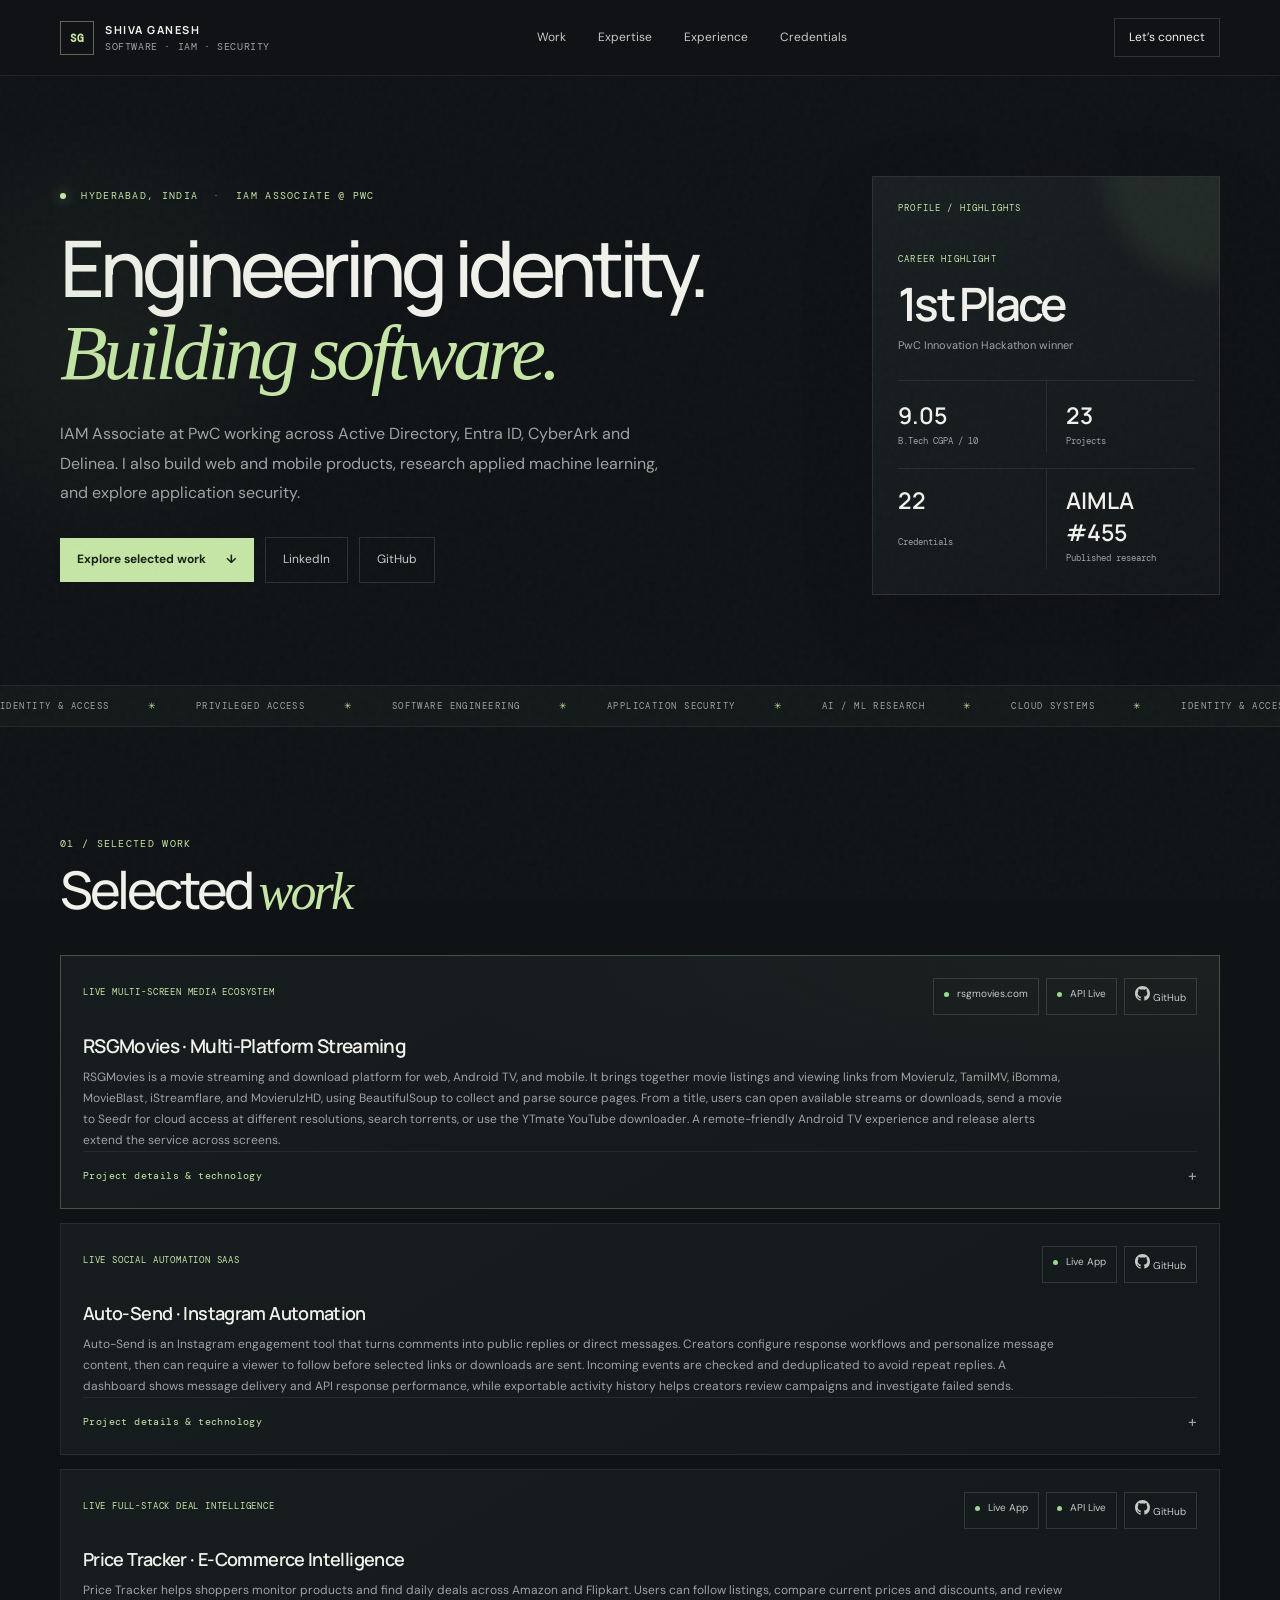
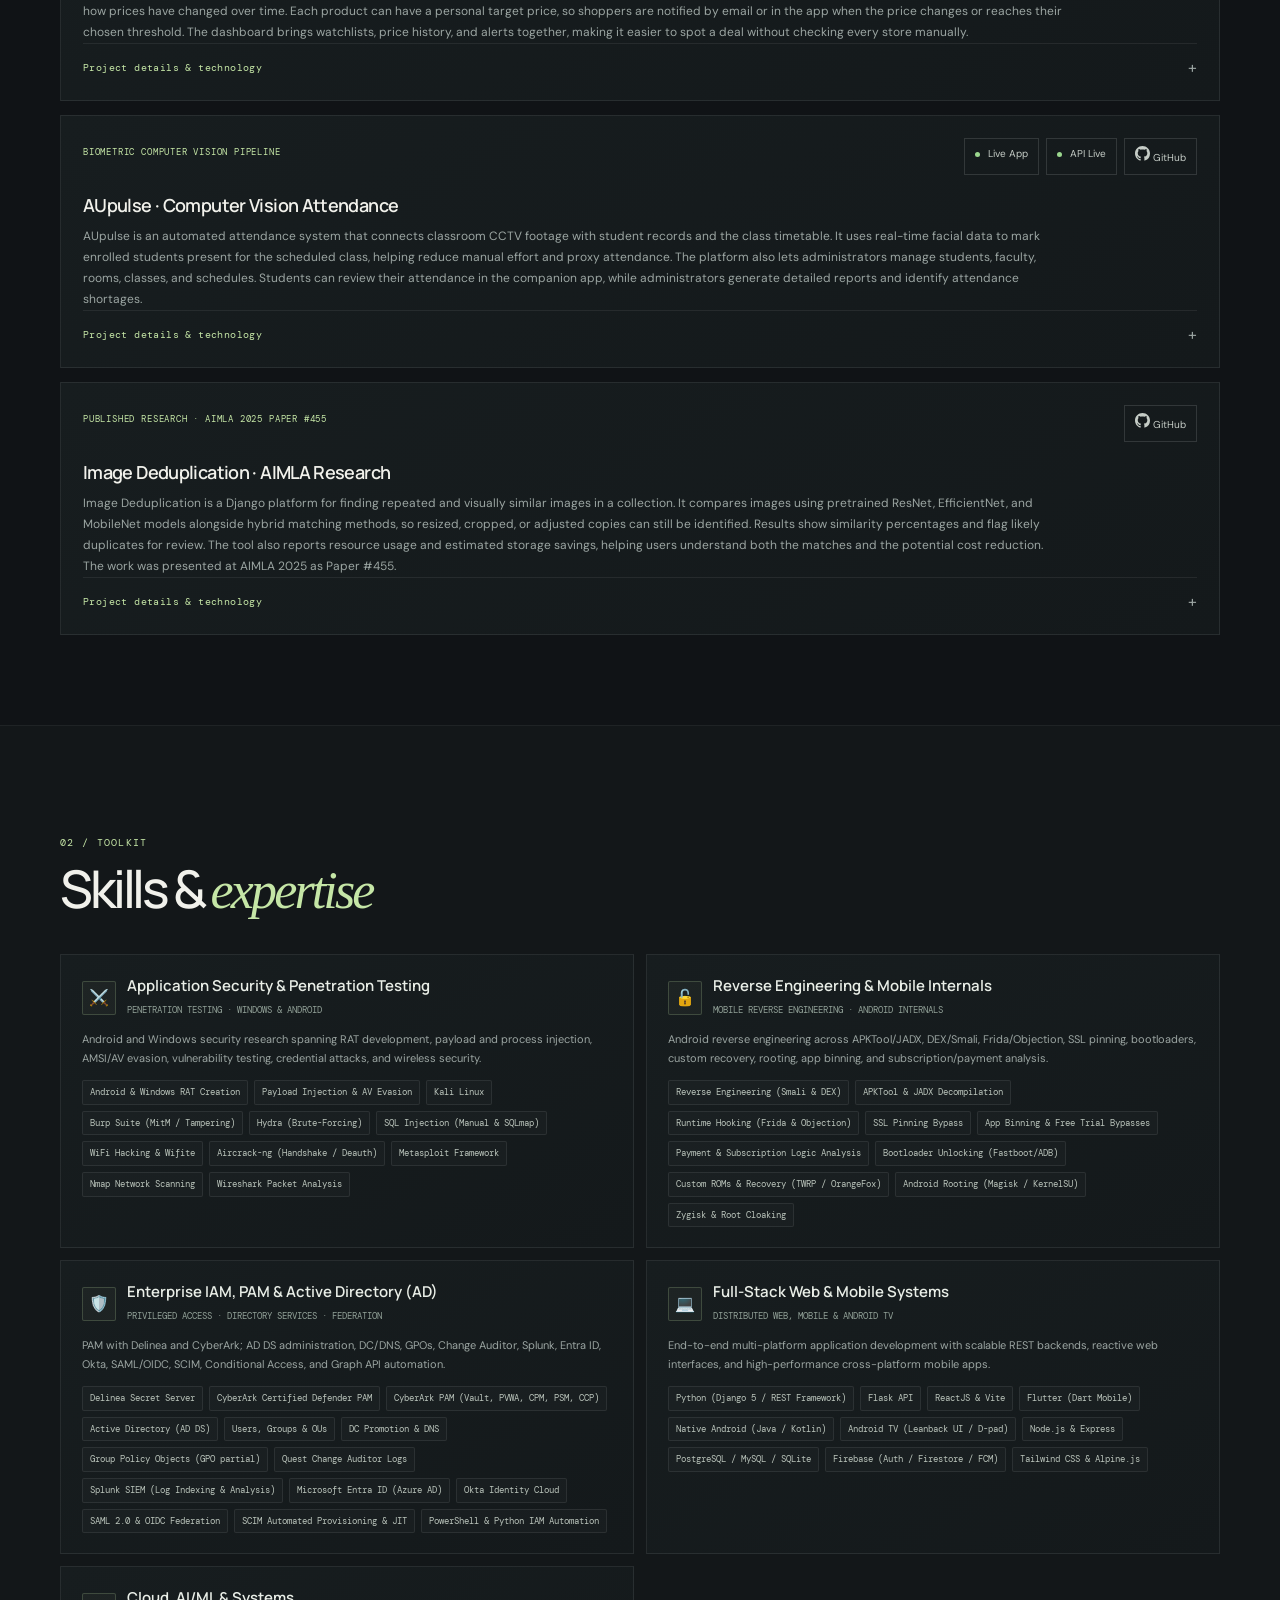
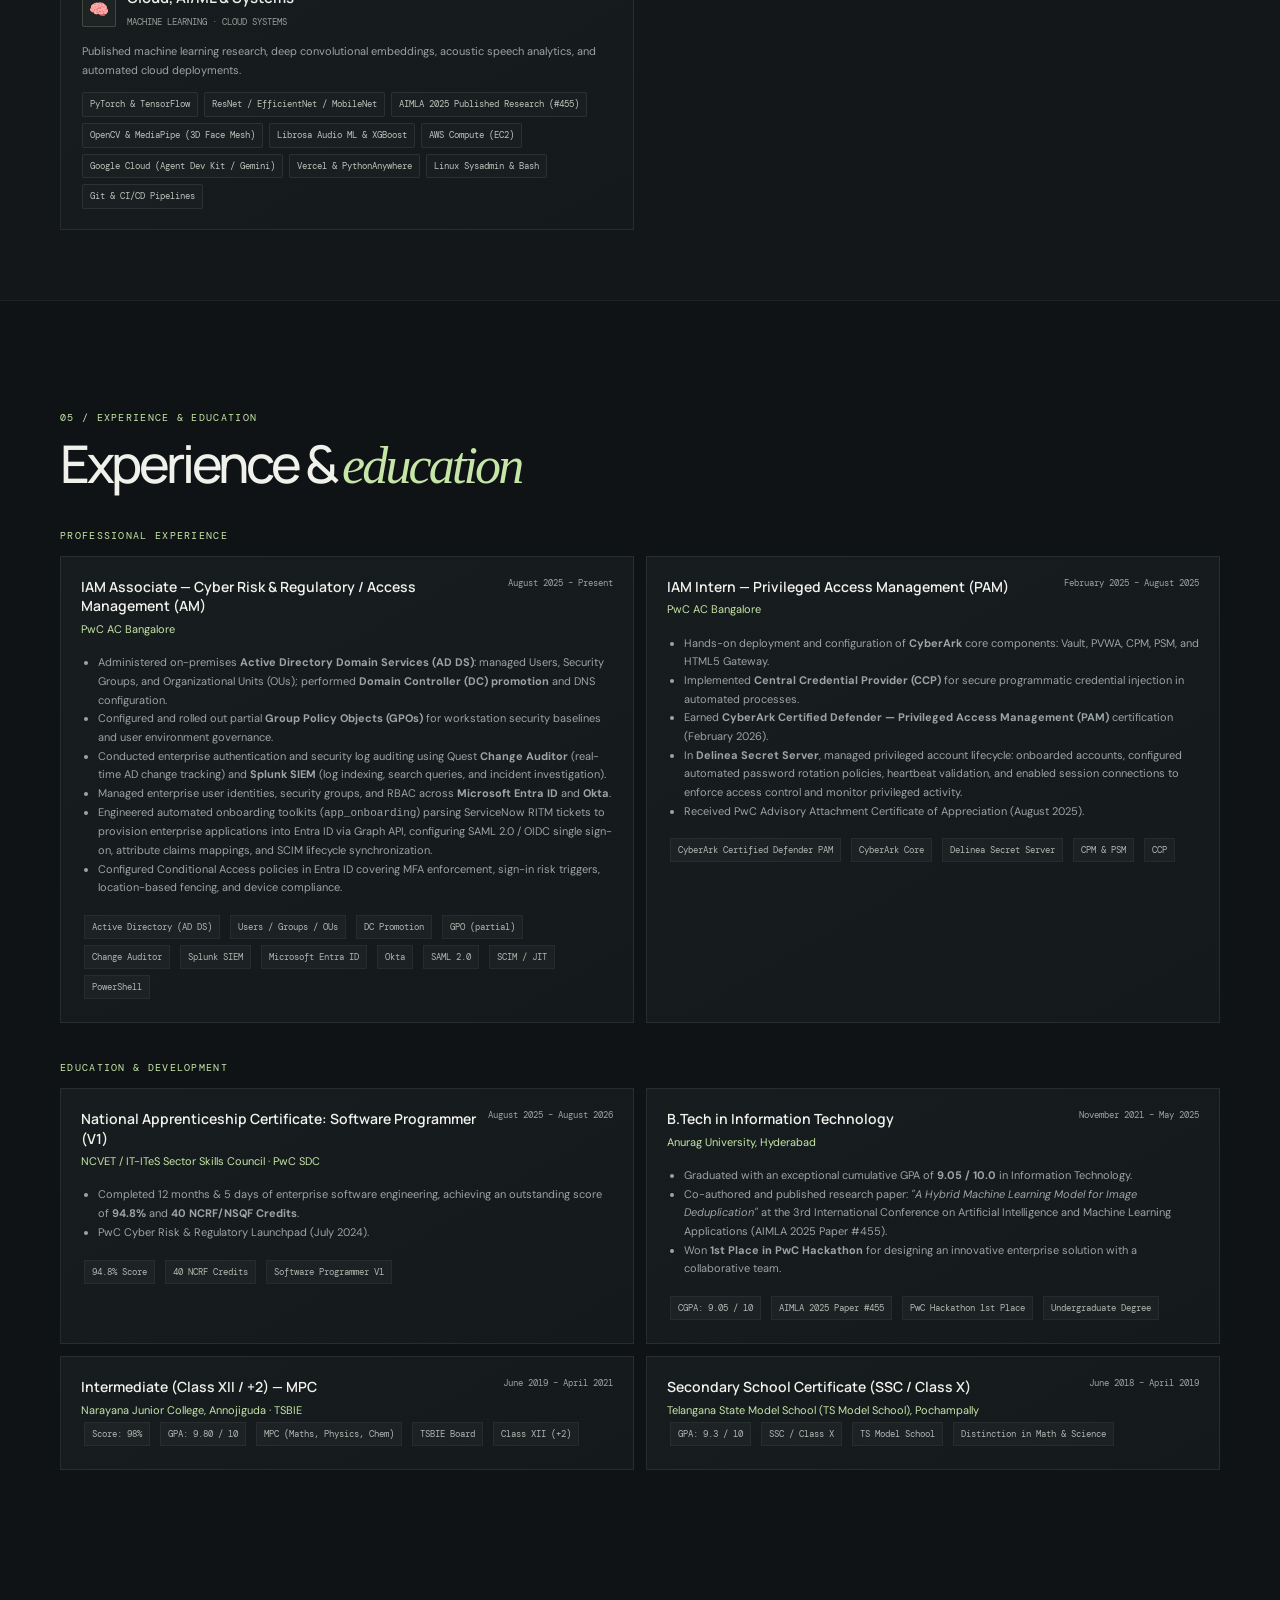
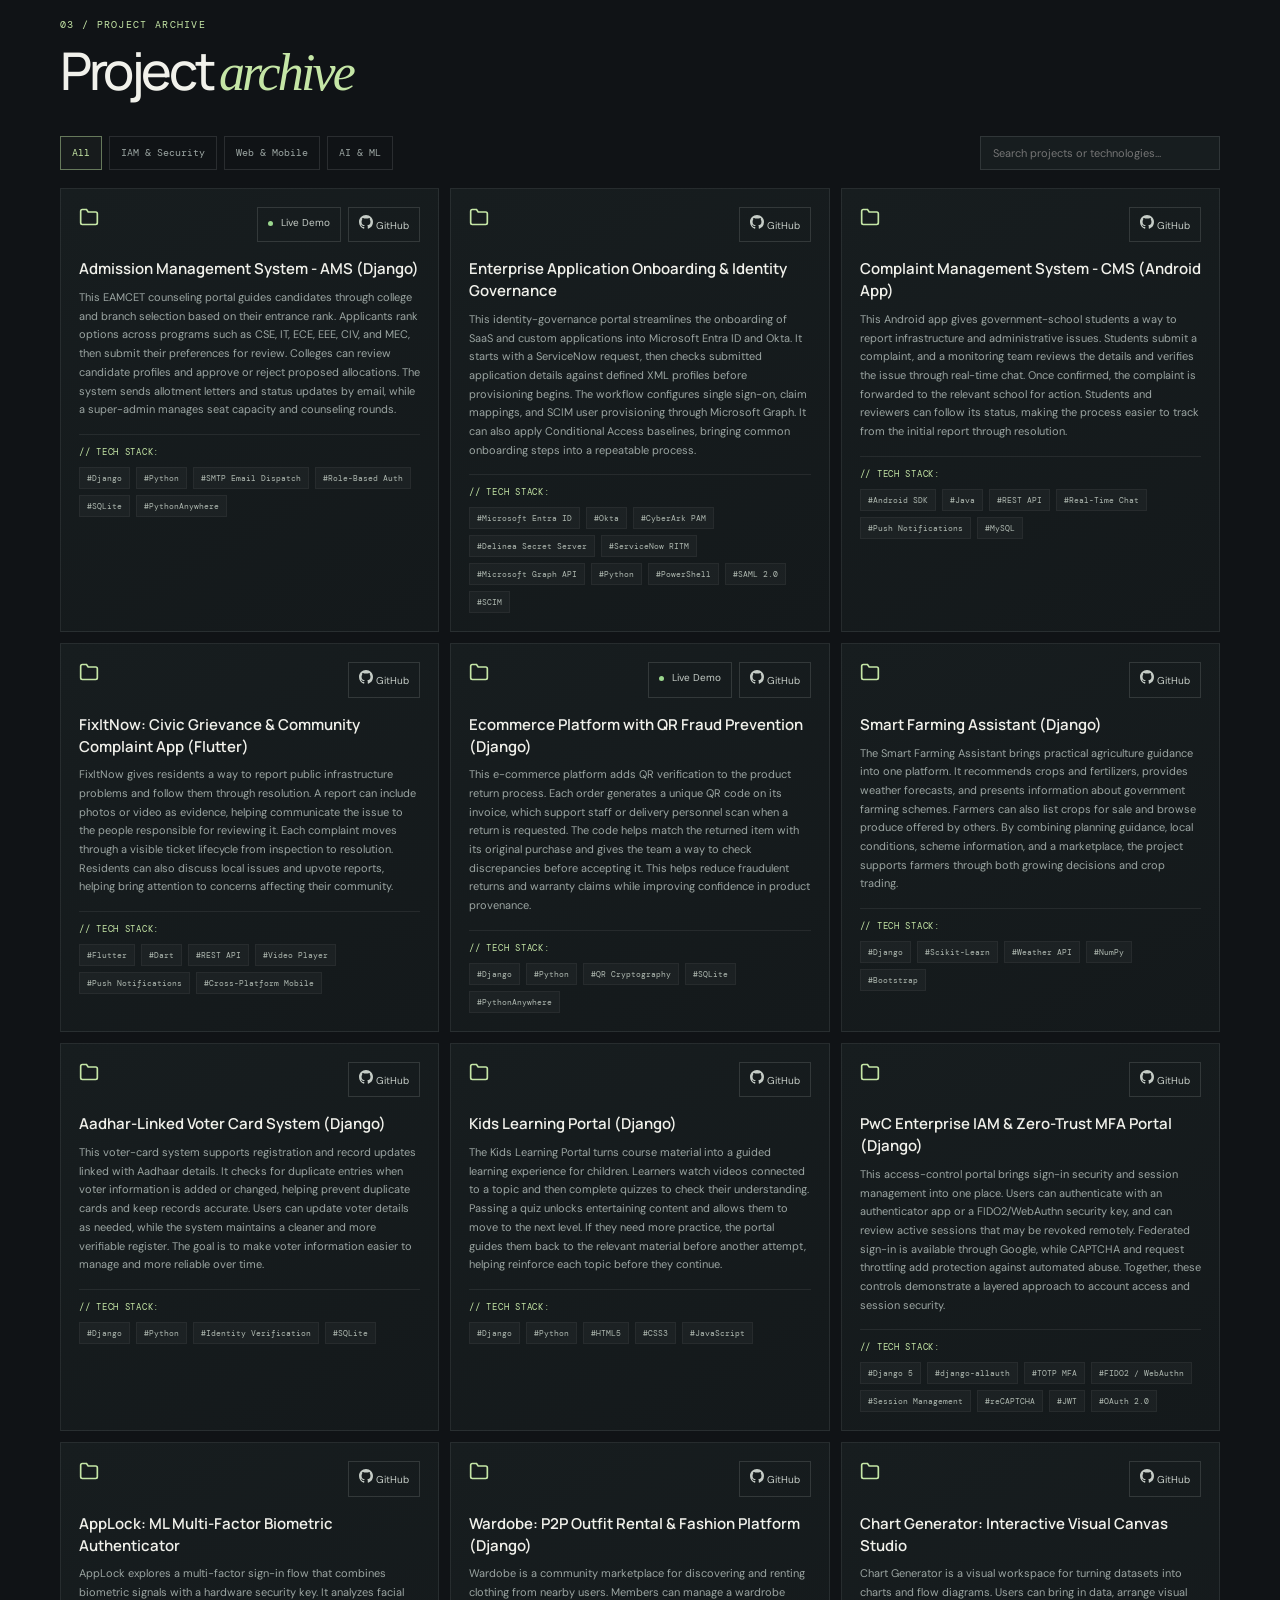
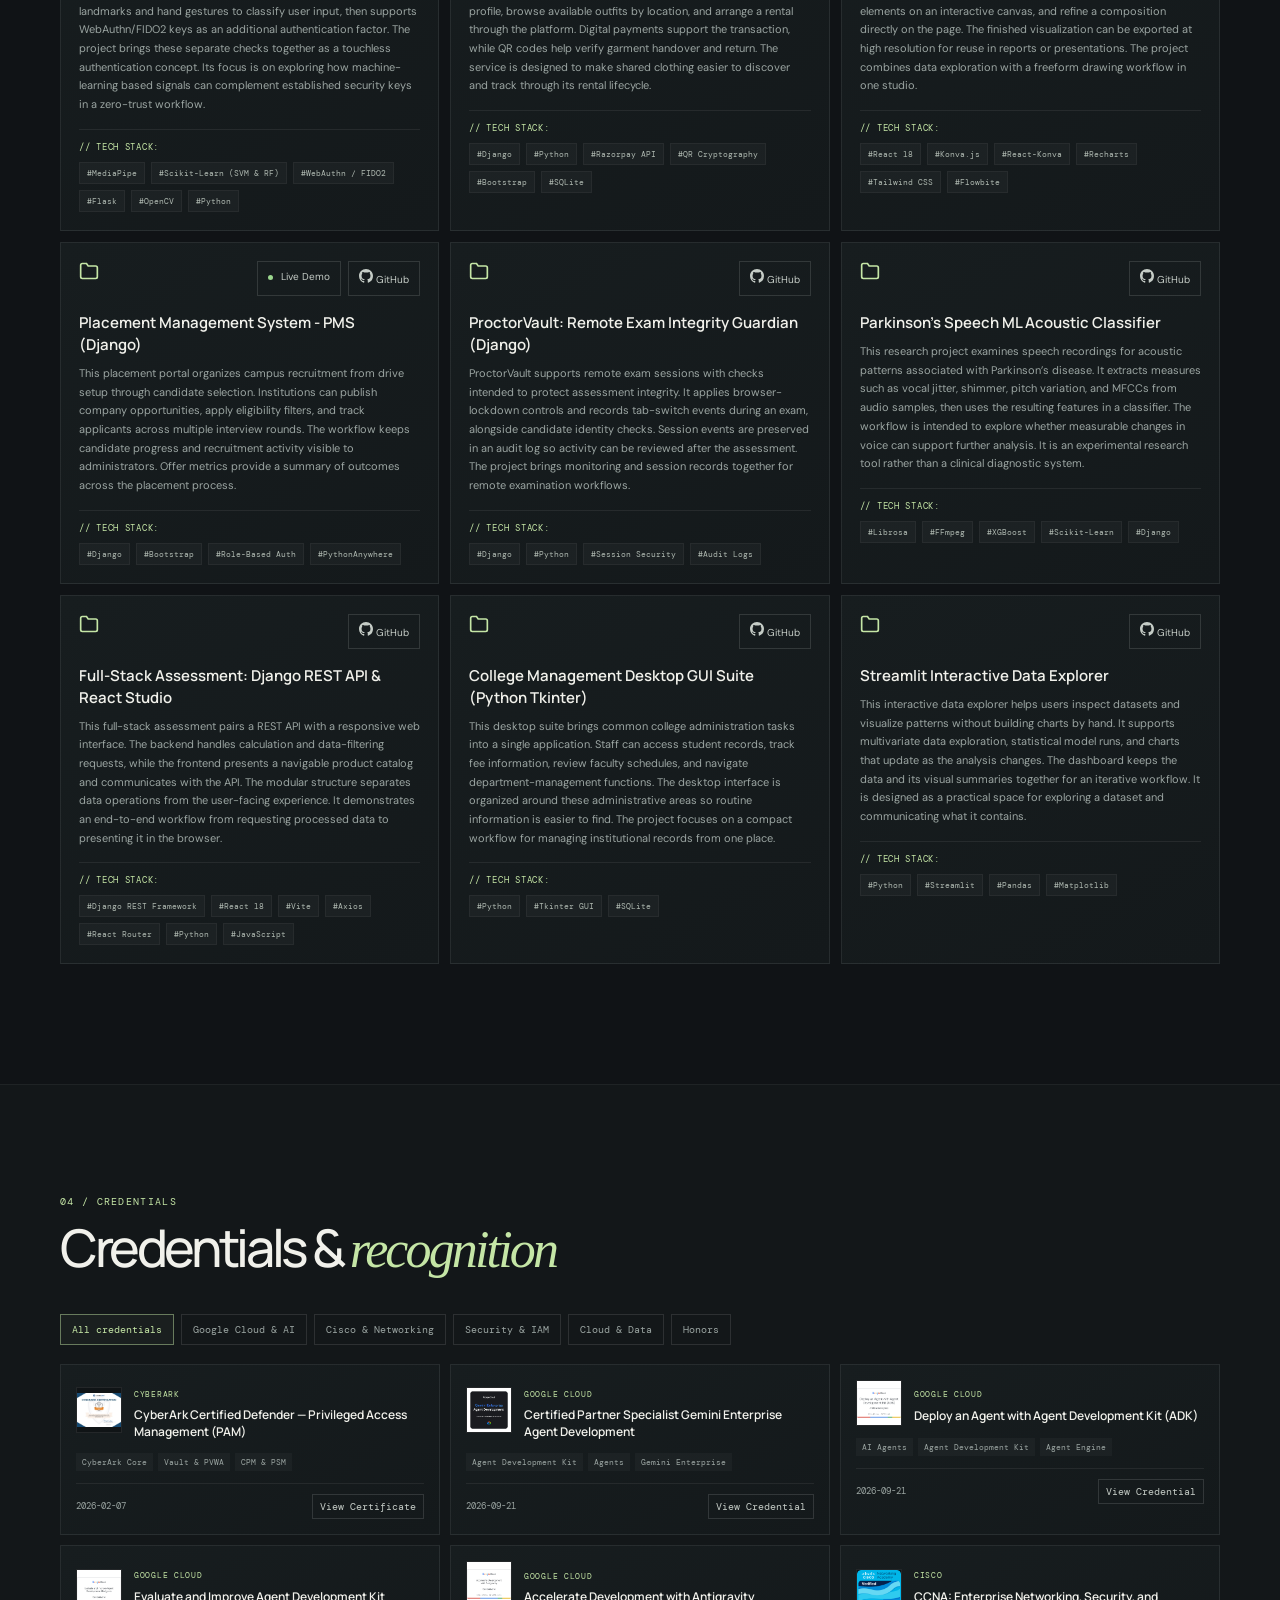
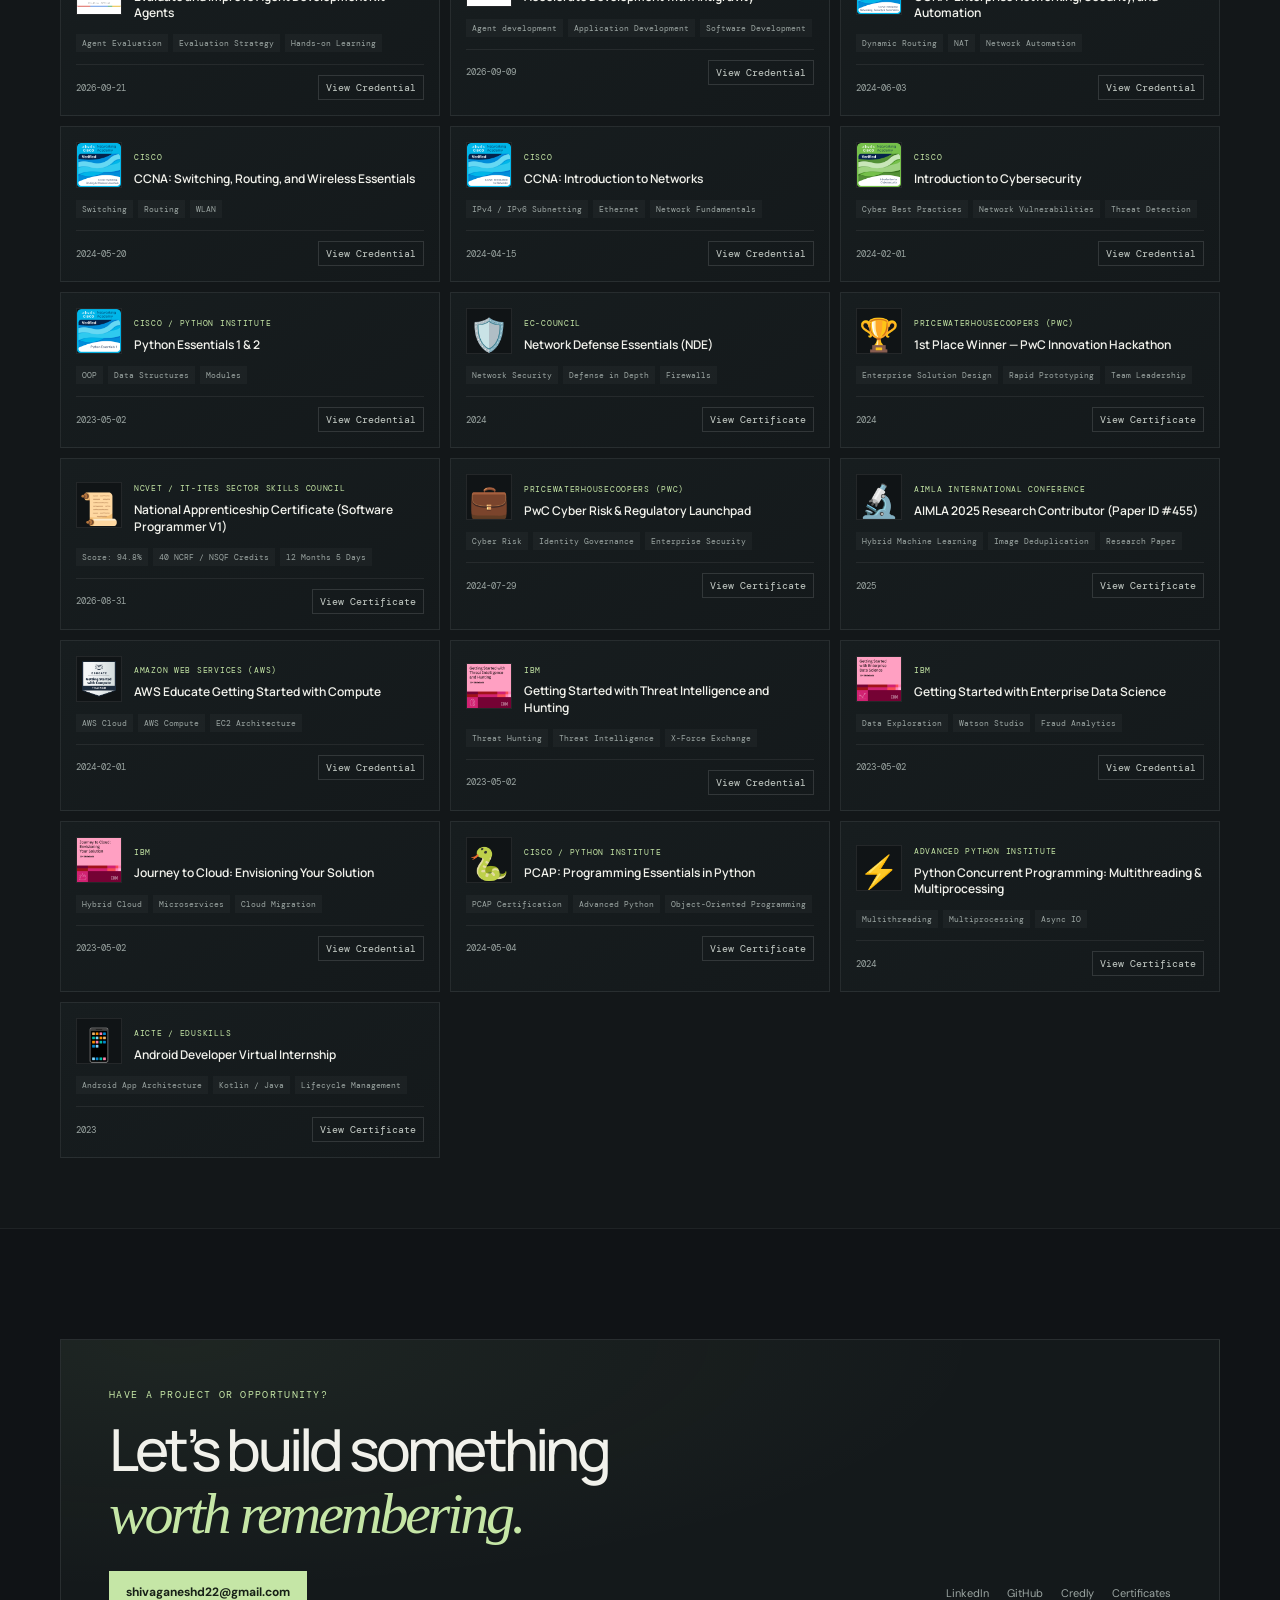
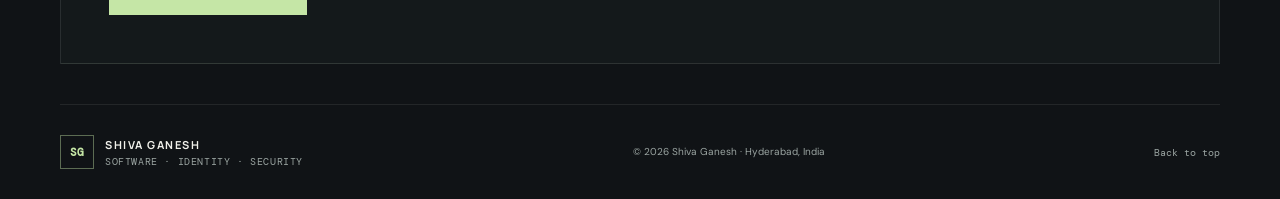
<file: index.html>
<!DOCTYPE html>

<html lang="en">
<head>
<meta charset="utf-8"/><meta content="width=device-width,initial-scale=1" name="viewport"/>
<meta content="#101316" name="theme-color"/>
<meta content="Shiva Ganesh is an IAM Associate at PwC and software developer in Hyderabad, India, working across identity security, software engineering, and applied research." name="description"/><link rel="canonical" href="https://shivaganesh.net/"/>
<meta content="Shiva Ganesh — IAM Associate &amp; Software Developer" property="og:title"/><meta content="IAM Associate at PwC working across identity and privileged access, alongside full-stack software and applied research." property="og:description"/><meta content="https://shivaganesh.net/" property="og:url"/>
<title>Shiva Ganesh — IAM Associate &amp; Software Developer</title>
<link href="https://fonts.googleapis.com" rel="preconnect"/><link crossorigin="" href="https://fonts.gstatic.com" rel="preconnect"/>
<link href="https://fonts.googleapis.com/css2?family=DM+Mono:wght@400;500&amp;family=DM+Sans:wght@400;500;600;700&amp;family=Manrope:wght@400;500;600;700;800&amp;display=swap" rel="stylesheet"/>
<link href="style.css" rel="stylesheet"/>
<script type="application/ld+json">{"@context":"https://schema.org","@type":"Person","@id":"https://shivaganesh.net/#person","name":"Shiva Ganesh","alternateName":"Dornala Shiva Ganesh","url":"https://shivaganesh.net/","image":"https://avatars.githubusercontent.com/u/71806997?v=4","jobTitle":"IAM Associate","worksFor":{"@type":"Organization","name":"PwC"},"sameAs":["https://www.linkedin.com/in/shivaganesh6","https://github.com/shivaganesh22","https://www.credly.com/users/shivaganesh22"],"knowsAbout":["Identity and access management","Privileged access management","Active Directory","Microsoft Entra ID","CyberArk","Delinea Secret Server","Software engineering","Application security","Machine learning"]}</script>
</head>
<body>
<div aria-hidden="true" class="grain"></div>
<header class="topbar"><a class="wordmark" href="#home"><span class="mark">SG</span><span>SHIVA GANESH<small>SOFTWARE · IAM · SECURITY</small></span></a><nav aria-label="Main navigation" class="desktop-nav"><a href="#work">Work</a><a href="#skills">Expertise</a><a href="#experience">Experience</a><a href="#credentials">Credentials</a></nav><a class="nav-cta" href="mailto:shivaganeshd22@gmail.com">Let’s connect</a><button aria-expanded="false" aria-label="Open navigation" class="menu-toggle">☰</button></header>
<main id="home">
<section class="hero shell hero-solo">
<div class="hero-copy"><div class="eyebrow"><span class="pulse"></span> HYDERABAD, INDIA <i>·</i> IAM ASSOCIATE @ PwC</div><h1>Engineering identity.<br/><span>Building software.</span></h1><p class="intro">IAM Associate at PwC working across Active Directory, Entra ID, CyberArk and Delinea. I also build web and mobile products, research applied machine learning, and explore application security.</p><div class="hero-actions"><a class="button primary" href="#work">Explore selected work <span>↓</span></a><a class="button quiet" href="https://www.linkedin.com/in/shivaganesh6" rel="noreferrer" target="_blank">LinkedIn</a><a class="button quiet" href="https://github.com/shivaganesh22" rel="noreferrer" target="_blank">GitHub</a></div></div>
<aside aria-label="Career highlights" class="hero-proof">
<div class="proof-label">PROFILE / HIGHLIGHTS</div>
<div class="proof-lead"><span class="proof-kicker">CAREER HIGHLIGHT</span><strong>1st Place</strong><small>PwC Innovation Hackathon winner</small></div>
<div class="proof-grid"><div><strong>9.05</strong><span>B.Tech CGPA / 10</span></div><div><strong>23</strong><span>Projects</span></div><div><strong>22</strong><span>Credentials</span></div><div><strong>AIMLA #455</strong><span>Published research</span></div></div>
</aside>
</section>
<section aria-label="Areas of focus" class="ticker"><div>IDENTITY &amp; ACCESS <i>✳</i> PRIVILEGED ACCESS <i>✳</i> SOFTWARE ENGINEERING <i>✳</i> APPLICATION SECURITY <i>✳</i> AI / ML RESEARCH <i>✳</i> CLOUD SYSTEMS <i>✳</i> IDENTITY &amp; ACCESS <i>✳</i> PRIVILEGED ACCESS <i>✳</i></div></section>
<section class="section shell" id="work"><div class="section-head"><div><div class="eyebrow">01 / SELECTED WORK</div><h2>Selected <span>work</span></h2></div></div><div class="flagship-list" id="flagship-list-container"></div></section>
<section class="section skills-section" id="skills"><div class="shell"><div class="section-head"><div><div class="eyebrow">02 / TOOLKIT</div><h2>Skills &amp; <span>expertise</span></h2></div></div><div class="skills-grid" id="skills-content"></div></div></section>
<section class="section shell" id="experience"><div class="section-head"><div><div class="eyebrow">05 / EXPERIENCE &amp; EDUCATION</div><h2>Experience &amp; <span>education</span></h2></div></div><div class="timeline-group-label">PROFESSIONAL EXPERIENCE</div><div class="timeline" id="experience-list"></div><div class="timeline-group-label education-label">EDUCATION &amp; DEVELOPMENT</div><div class="timeline" id="education-list"></div></section>
<section class="section shell" id="archive"><div class="section-head"><div><div class="eyebrow">03 / PROJECT ARCHIVE</div><h2>Project <span>archive</span></h2></div></div><div class="archive-tools"><div class="filters"><button class="filter-pill active" data-filter="all">All</button><button class="filter-pill" data-filter="iam_security">IAM &amp; Security</button><button class="filter-pill" data-filter="web_mobile">Web &amp; Mobile</button><button class="filter-pill" data-filter="ai_ml">AI &amp; ML</button></div><input aria-label="Search projects" id="project-search-input" placeholder="Search projects or technologies…" type="search"/></div><div class="projects-grid" id="supporting-projects-grid"></div></section>
<section class="section credentials-section" id="credentials"><div class="shell"><div class="section-head"><div><div class="eyebrow">04 / CREDENTIALS</div><h2>Credentials &amp; <span>recognition</span></h2></div></div><div class="filters cred-filters"><button class="cred-filter-pill active" data-filter="all">All credentials</button><button class="cred-filter-pill" data-filter="google">Google Cloud &amp; AI</button><button class="cred-filter-pill" data-filter="cisco">Cisco &amp; Networking</button><button class="cred-filter-pill" data-filter="security">Security &amp; IAM</button><button class="cred-filter-pill" data-filter="cloud">Cloud &amp; Data</button><button class="cred-filter-pill" data-filter="honors">Honors</button></div><div class="credentials-grid" id="credentials-grid"></div></div></section>

<section class="contact shell"><div class="eyebrow">HAVE A PROJECT OR OPPORTUNITY?</div><h2>Let’s build something<br/><span>worth remembering.</span></h2><div class="contact-row"><a class="button primary" href="mailto:shivaganeshd22@gmail.com">shivaganeshd22@gmail.com</a><div class="socials"><a href="https://www.linkedin.com/in/shivaganesh6" rel="noreferrer" target="_blank">LinkedIn</a><a href="https://github.com/shivaganesh22" rel="noreferrer" target="_blank">GitHub</a><a href="https://www.credly.com/users/shivaganesh22" rel="noreferrer" target="_blank">Credly</a><a href="https://drive.google.com/drive/folders/1fFWOkMl8EO72BnRldHPPbFqdkQEyvNF5" rel="noreferrer" target="_blank">Certificates</a></div></div></section>
</main>
<footer class="shell footer"><a class="wordmark" href="#home"><span class="mark">SG</span><span>SHIVA GANESH<small>SOFTWARE · IDENTITY · SECURITY</small></span></a><span>© 2026 Shiva Ganesh · Hyderabad, India</span><a href="#home">Back to top</a></footer>
<script src="portfolio-data/projects.js"></script><script src="portfolio-data/credentials.js"></script><script src="app.js"></script>
</body></html>
</file>
<file: style.css>
:root{--bg:#101316;--bg2:#14191c;--panel:#171d20;--panel2:#1b2225;--line:#2b3335;--text:#f1f1eb;--muted:#9ba5a2;--soft:#c5ccc6;--accent:#c5e6a6;--accent2:#82b894;--serif:Georgia,'Times New Roman',serif;--sans:'DM Sans',sans-serif;--display:Manrope,sans-serif;--mono:'DM Mono',monospace}*{box-sizing:border-box}html{scroll-behavior:smooth;scroll-padding-top:90px}body{margin:0;background:var(--bg);color:var(--text);font-family:var(--sans);font-size:15px;line-height:1.65;-webkit-font-smoothing:antialiased}a{color:inherit;text-decoration:none}.grain{position:fixed;inset:0;pointer-events:none;z-index:5;opacity:.11;background-image:url("data:image/svg+xml,%3Csvg viewBox='0 0 180 180' xmlns='http://www.w3.org/2000/svg'%3E%3Cfilter id='n'%3E%3CfeTurbulence type='fractalNoise' baseFrequency='.9' numOctaves='3' stitchTiles='stitch'/%3E%3C/filter%3E%3Crect width='100%25' height='100%25' filter='url(%23n)' opacity='.2'/%3E%3C/svg%3E")}.shell{width:min(1160px,calc(100% - 56px));margin-inline:auto}.topbar{height:76px;padding:0 max(28px,calc((100vw - 1160px)/2));display:flex;align-items:center;justify-content:space-between;border-bottom:1px solid #ffffff12;position:sticky;top:0;background:#101316eF;backdrop-filter:blur(18px);z-index:10}.wordmark{display:flex;align-items:center;gap:11px;font:700 11px var(--display);letter-spacing:.14em}.wordmark small{display:block;color:var(--muted);font:10px var(--mono);letter-spacing:.06em;margin-top:3px}.mark{width:34px;height:34px;border:1px solid #c5e6a66b;color:var(--accent);display:grid;place-items:center;font:600 11px var(--mono);letter-spacing:0}.desktop-nav{display:flex;gap:32px;font-size:12px;color:var(--soft)}.desktop-nav a:hover,.socials a:hover,.footer>a:last-child:hover{color:var(--accent)}.nav-cta{border:1px solid #ffffff24;padding:9px 14px;font-size:12px}.nav-cta span{color:var(--accent);padding-left:8px}.menu-toggle{display:none}.hero{padding:92px 0 85px;display:grid;grid-template-columns:1.2fr .8fr;gap:100px;align-items:center;position:relative}.hero:before{content:'';position:absolute;width:520px;height:520px;top:0;left:-220px;border-radius:50%;background:radial-gradient(circle,#90be7c10,transparent 68%);pointer-events:none}.eyebrow{font:10px var(--mono);letter-spacing:.13em;color:var(--accent);text-transform:uppercase}.pulse,.status i{display:inline-block;background:var(--accent);width:6px;height:6px;border-radius:50%;margin-right:8px;box-shadow:0 0 13px #c5e6a6aa}.eyebrow i{color:#718078;font-style:normal;padding:0 8px}.hero h1,.section-head h2,.contact h2{font:500 clamp(44px,6vw,72px)/1.06 var(--display);letter-spacing:-.065em;margin:24px 0}.hero h1 span,.section-head h2 span,.contact h2 span{color:var(--accent);font-family:var(--serif);font-style:italic;font-weight:400;letter-spacing:-.055em}.intro{max-width:540px;color:var(--muted);font-size:16px;line-height:1.85}.hero-actions{display:flex;align-items:center;gap:11px;flex-wrap:wrap;margin-top:29px}.button{display:inline-flex;align-items:center;gap:20px;padding:12px 17px;font-size:12px;transition:.25s}.button.primary{background:var(--accent);color:#172017;font-weight:700}.button.primary:hover{background:#d6f3bc;transform:translateY(-2px)}.button.quiet{color:var(--soft);border:1px solid #ffffff20}.button.quiet:hover{border-color:var(--accent);color:var(--accent)}.hero-facts{border-top:1px solid var(--line);margin-top:46px;padding-top:19px;display:flex;gap:38px}.hero-facts div{display:grid;gap:2px}.hero-facts b{font:600 21px var(--display)}.hero-facts span{font-size:10px;color:var(--muted)}.profile-panel{border:1px solid #ffffff17;padding:25px;background:linear-gradient(145deg,#192022,#131719);position:relative;box-shadow:0 28px 90px #0003;overflow:hidden}.profile-panel:after{content:'';position:absolute;width:230px;height:230px;right:-120px;top:70px;border-radius:50%;background:#9ccf7d0d;filter:blur(12px)}.panel-top{display:flex;justify-content:space-between;font:9px var(--mono);color:var(--muted);letter-spacing:.1em}.status{color:#b8c9b6}.status i{width:5px;height:5px}.monogram{width:84px;height:84px;margin:38px 0 22px;border:1px solid #c5e6a64a;display:grid;place-items:center;color:var(--accent);font:500 28px var(--serif);position:relative}.monogram span{position:absolute;right:-8px;top:-8px;background:var(--accent);color:var(--bg);width:20px;height:20px;display:grid;place-items:center;font:14px var(--sans)}.profile-panel h2{font:600 20px/1.35 var(--display);letter-spacing:-.03em;margin:0}.profile-panel h2 em{font:italic 19px var(--serif);color:var(--accent)}.profile-panel>p{color:var(--muted);font-size:12px;max-width:280px;margin:13px 0 20px}.panel-tags{display:flex;flex-wrap:wrap;gap:7px}.panel-tags span{font:9px var(--mono);color:#c1c9c0;border:1px solid #ffffff17;padding:5px 7px}.domain{display:flex;justify-content:space-between;padding-top:18px;margin-top:20px;border-top:1px solid var(--line);font:10px var(--mono);color:var(--muted)}.domain span{color:var(--accent)}.ticker{overflow:hidden;border-block:1px solid #ffffff12;background:#14191a;padding:14px 0;white-space:nowrap;color:#9ca59e;font:9px var(--mono);letter-spacing:.16em}.ticker div{width:max-content;animation:marquee 34s linear infinite}.ticker i{color:var(--accent);font-style:normal;padding:0 32px}@keyframes marquee{to{transform:translateX(-50%)}}.section{padding-top:110px;padding-bottom:30px}.section-head{display:flex;justify-content:space-between;align-items:end;gap:30px;margin-bottom:36px}.section-head h2{font-size:clamp(38px,4.3vw,54px);margin:13px 0 0}.section-head>p{max-width:375px;color:var(--muted);font-size:13px;margin:0 0 5px}.flagship-list{display:grid;gap:15px}.flagship-card,.project-card,.credential-card,.skill-category-card,.timeline-card{background:linear-gradient(150deg,#171d1f,#14191b);border:1px solid #ffffff14;transition:border-color .25s,transform .25s,background .25s}.flagship-card:hover,.project-card:hover,.credential-card:hover,.skill-category-card:hover,.timeline-card:hover{border-color:#c5e6a654;transform:translateY(-3px)}.flagship-card-inner{padding:25px 28px}.flagship-top-header{display:flex;justify-content:space-between;align-items:center;gap:15px}.flagship-tag-badge,.cred-issuer{font:9px var(--mono);letter-spacing:.09em;color:var(--accent);text-transform:uppercase}.flagship-subtitle-mono{display:block;margin-top:7px;color:var(--muted);font:9px var(--mono)}.flagship-links-group,.project-actions-row{display:flex;gap:7px;flex-wrap:wrap}.btn-live-pill,.btn-repo-pill,.link-badge-live,.link-badge-repo,.cred-link-btn{font-size:10px;border:1px solid #ffffff20;padding:7px 10px;color:var(--soft)}.btn-live-pill:hover,.btn-repo-pill:hover,.link-badge-live:hover,.link-badge-repo:hover,.cred-link-btn:hover{color:var(--accent);border-color:#c5e6a66b}.live-dot,.live-dot-sm{display:inline-block;width:5px;height:5px;border-radius:50%;background:#9bd78e;margin-right:5px}.flagship-title{font:600 23px/1.3 var(--display);letter-spacing:-.035em;margin:23px 0 10px}.flagship-what-text{font-size:13px;line-height:1.75;color:var(--muted);max-width:980px;margin:0}.flagship-highlights-grid{display:grid;grid-template-columns:repeat(2,1fr);gap:11px;margin-top:19px}.highlight-box{padding:13px 14px;border-left:1px solid #c5e6a65c;background:#ffffff04}.highlight-title{font:600 11px var(--display);color:#dce2d9;margin-bottom:4px}.highlight-desc{font-size:11px;color:var(--muted);line-height:1.65}.flagship-tech-block{border-top:1px solid #ffffff12;margin-top:18px;padding-top:13px}.tech-block-title,.project-tech-header{font:9px var(--mono);color:var(--accent);letter-spacing:.08em}.flagship-tags-wrap,.project-tech-list{display:flex;gap:6px;flex-wrap:wrap;margin:9px 0 0;padding:0;list-style:none}.tech-chip,.project-tech-list li{font:9px var(--mono);padding:5px 7px;background:#ffffff08;border:1px solid #ffffff0c;color:#aeb8b0}.flagship-mobile-expand-btn{display:none}.skills-section,.credentials-section{background:#131719;border-block:1px solid #ffffff0d;padding-bottom:70px;margin-top:60px}.skills-grid{display:grid;grid-template-columns:repeat(2,1fr);gap:12px}.skill-category-card{padding:20px}.skill-card-header{display:flex;align-items:center;gap:11px}.skill-category-title{font:600 15px var(--display);margin:0;color:#e9eee7}.skill-icon{color:var(--accent)}.skill-description{font-size:11px;color:var(--muted);margin:6px 0 13px}.skill-tags,.skill-pills,.skill-card-content{display:flex;flex-wrap:wrap;gap:6px}.skill-chip,.skill-tag,.skill-category-card li,.skill-category-card .tech-chip{font:9px var(--mono);color:#b4beb5;border:1px solid #ffffff14;background:#ffffff05;padding:5px 7px}.skill-category-card ul{list-style:none;display:flex;flex-wrap:wrap;gap:6px;padding:0}.skill-category-card p{font-size:11px;color:var(--muted)}.archive-tools{display:flex;justify-content:space-between;gap:20px;margin-bottom:18px}.filters{display:flex;flex-wrap:wrap;gap:7px}.filter-pill,.cred-filter-pill{border:1px solid #ffffff1c;background:transparent;color:var(--muted);padding:8px 11px;font:10px var(--mono);cursor:pointer}.filter-pill.active,.cred-filter-pill.active,.filter-pill:hover,.cred-filter-pill:hover{border-color:#c5e6a675;color:var(--accent);background:#c5e6a60a}.archive-tools input{background:#171d1f;border:1px solid #ffffff1c;padding:9px 12px;color:var(--text);font:11px var(--sans);min-width:240px;outline:none}.archive-tools input:focus{border-color:#c5e6a675}.projects-grid{display:grid;grid-template-columns:repeat(3,1fr);gap:11px}.project-card{padding:18px;min-width:0}.project-card-top{display:flex;justify-content:space-between;align-items:start}.project-folder-icon{color:var(--accent)}.project-title{font:600 15px/1.45 var(--display);margin:16px 0 8px}.project-desc{font-size:11px;line-height:1.7;color:var(--muted);margin:0 0 15px}.project-tech-header{border-top:1px solid #ffffff12;padding-top:11px}.project-tech-list li{font-size:8px}.credentials-section{margin-top:90px}.cred-filters{margin-bottom:19px}.credentials-grid{display:grid;grid-template-columns:repeat(3,1fr);gap:10px}.credential-card{padding:15px;min-width:0}.cred-card-top{display:flex;gap:12px;align-items:center}.cred-badge-img-wrap{width:46px;height:46px;flex:0 0 46px;border:1px solid #ffffff15;background:#101416;display:grid;place-items:center;overflow:hidden}.cred-badge-img{width:100%;height:100%;object-fit:contain}.cred-meta-block{min-width:0}.cred-issuer{font-size:8px}.cred-title{font:600 12px/1.4 var(--display);margin:3px 0 0}.cred-skills-row{display:flex;gap:5px;flex-wrap:wrap;margin:12px 0}.cred-skill-pill{font:8px var(--mono);color:var(--muted);background:#ffffff08;padding:4px 6px}.cred-info-row{display:flex;justify-content:space-between;align-items:center;gap:8px;color:var(--muted);font:9px var(--mono);margin-top:12px;border-top:1px solid #ffffff11;padding-top:10px}.cred-link-btn{padding:5px 7px}.timeline{display:grid;grid-template-columns:repeat(2,1fr);gap:12px}.timeline-item{min-width:0}.timeline-card{padding:20px;height:100%}.timeline-header{display:flex;justify-content:space-between;gap:10px;align-items:start}.timeline-role-title{font:600 14px/1.4 var(--display);margin:0}.timeline-org{font-size:11px;color:var(--accent);margin-top:4px}.timeline-badge-date{font:9px var(--mono);color:var(--muted);white-space:nowrap}.timeline-card p,.timeline-card li{font-size:11px;line-height:1.7;color:var(--muted)}.timeline-card ul{padding-left:17px}.timeline-card .tech-chip{display:inline-block;margin:3px}.contact{margin-top:110px;padding:48px;border:1px solid #ffffff17;background:radial-gradient(ellipse at 10% 0,#b6de9710,transparent 55%),#14191b}.contact h2{font-size:clamp(38px,5vw,58px);margin:17px 0 27px}.contact-row{display:flex;justify-content:space-between;align-items:center;gap:20px}.socials{display:flex;gap:18px;flex-wrap:wrap;font-size:11px;color:var(--muted)}.footer{padding-top:30px;padding-bottom:30px;margin-top:40px;border-top:1px solid #ffffff14;display:flex;justify-content:space-between;align-items:center;color:var(--muted);font-size:10px}.footer .wordmark{color:var(--text)}.footer>a:last-child{font:10px var(--mono)}.reveal{opacity:0;transform:translateY(14px);transition:opacity .65s ease,transform .65s ease}.reveal.visible{opacity:1;transform:none}::selection{background:var(--accent);color:#101316} @media(max-width:900px){.hero{gap:40px;grid-template-columns:1fr .8fr}.projects-grid,.credentials-grid{grid-template-columns:repeat(2,1fr)}.desktop-nav{gap:17px}.hero-facts{gap:22px}}@media(max-width:680px){.shell{width:calc(100% - 36px)}.topbar{height:65px;padding:0 18px}.desktop-nav{display:none;position:absolute;top:64px;left:0;right:0;background:#111618;padding:18px 22px;border-bottom:1px solid var(--line);flex-direction:column;gap:16px}.desktop-nav.open{display:flex}.nav-cta{margin-left:auto;margin-right:12px;padding:8px 10px}.menu-toggle{display:block;border:0;background:none;color:var(--text);font-size:18px}.hero{padding:65px 0 55px;grid-template-columns:1fr;gap:38px}.hero h1{font-size:clamp(42px,12vw,60px)}.intro{font-size:14px}.hero-facts{justify-content:space-between;gap:8px;margin-top:34px}.hero-facts b{font-size:18px}.hero-facts span{font-size:9px}.profile-panel{padding:21px}.monogram{margin-top:27px}.section{padding-top:75px}.section-head{display:block;margin-bottom:24px}.section-head h2{font-size:42px}.section-head>p{margin-top:13px;font-size:12px}.flagship-card-inner{padding:18px}.flagship-top-header{display:block}.flagship-links-group{margin-top:12px}.flagship-title{font-size:19px}.flagship-highlights-grid{grid-template-columns:1fr}.skills-section,.credentials-section{margin-top:40px;padding-bottom:48px}.skills-grid,.timeline{grid-template-columns:1fr}.skill-category-card{padding:16px}.archive-tools{display:block}.filters{overflow-x:auto;flex-wrap:nowrap;padding-bottom:10px}.filters button{white-space:nowrap}.archive-tools input{width:100%;min-width:0;margin-top:8px}.projects-grid,.credentials-grid{grid-template-columns:1fr}.project-card{padding:16px}.cred-filters{overflow:visible;flex-wrap:wrap}.timeline-header{display:block}.timeline-badge-date{display:inline-block;margin-top:8px}.contact{margin-top:75px;padding:27px 20px}.contact-row{align-items:flex-start;flex-direction:column}.socials{gap:14px}.footer{flex-wrap:wrap;gap:16px}.footer>span{order:3;width:100%}.cred-title{font-size:13px}}@media(prefers-reduced-motion:reduce){*,*::before,*::after{scroll-behavior:auto!important;animation-duration:.01ms!important;transition-duration:.01ms!important}}

/* Keep the full experience visible when the browser skips an intersection event. */
.reveal{opacity:1;transform:none}

.skill-category-card{padding:20px 21px}.skill-category-icon{width:34px;height:34px;display:grid;place-items:center;flex:0 0 34px;border-radius:2px!important;background:#c5e6a60a!important;border:1px solid #c5e6a633!important;color:var(--accent)!important;font-size:16px}.skill-category-desc{font-size:11px!important;line-height:1.7;color:var(--muted);margin:9px 0 13px}.skill-tags-cloud{display:flex;flex-wrap:wrap;gap:6px}.skill-pill-badge{font:9px var(--mono);line-height:1.4;color:#bac4bb!important;border:1px solid #ffffff14!important;background:#ffffff05!important;padding:5px 7px;border-radius:2px!important}.skill-pill-badge:hover{border-color:#c5e6a66b!important;color:var(--accent)!important}.skill-category-card .mono.text-muted{font:9px var(--mono)!important;color:#91a097!important}.flagship-mobile-expand-btn{display:none!important}
.hero-solo{display:block;padding:104px 0 86px;max-width:1160px}.hero-solo .hero-copy{max-width:820px}.hero-solo h1{font-size:clamp(54px,7.2vw,88px)}.hero-solo .intro{max-width:650px}.hero-solo .hero-facts{max-width:710px}.nav-cta span{display:none}.domain span{display:none}
@media(max-width:680px){.hero-solo{padding:72px 0 58px}.hero-solo h1{font-size:clamp(43px,11vw,64px)}.hero-solo .hero-facts{gap:8px}.hero-solo .hero-facts b{font-size:18px}}
#experience .timeline-group-label{font:10px var(--mono);letter-spacing:.13em;color:var(--accent);margin:5px 0 14px}#experience .education-label{margin-top:38px}#experience .timeline{margin-bottom:8px}#experience .timeline-item{align-self:stretch}
@media(max-width:680px){#experience .timeline-group-label{margin-bottom:12px}#experience .education-label{margin-top:30px}}

/* Centered introduction and a clearer project hierarchy. */
.hero-solo .hero-copy{max-width:900px;margin-inline:auto;text-align:center}.hero-solo .intro{margin-inline:auto}.hero-solo .hero-actions{justify-content:center}.hero-solo .hero-facts{margin-inline:auto;justify-content:space-around;text-align:left}
.flagship-list{grid-template-columns:repeat(2,minmax(0,1fr));align-items:start}.flagship-card:first-child{grid-column:1/-1;border-color:#c5e6a644;background:radial-gradient(ellipse at 100% 0,#b6de970a,transparent 50%),linear-gradient(150deg,#171d1f,#14191b)}.flagship-card:not(:first-child) .flagship-title{font-size:18px}.flagship-subtitle-mono{max-width:680px;line-height:1.6}.flagship-card:not(:first-child) .flagship-subtitle-mono{font-size:8px}.flagship-what-text{font-size:12px}.project-details{border-top:1px solid #ffffff12;margin-top:17px;padding-top:11px}.project-details summary{cursor:pointer;list-style:none;font:10px var(--mono);letter-spacing:.04em;color:var(--accent);display:flex;align-items:center;justify-content:space-between}.project-details summary::-webkit-details-marker{display:none}.project-details summary:after{content:'+';font:16px var(--sans);color:var(--muted);transition:transform .2s}.project-details[open] summary:after{content:'−';color:var(--accent)}.project-details[open] .flagship-highlights-grid{margin-top:14px}
@media(max-width:680px){.nav-cta{display:none}.wordmark small{display:none}.topbar{height:58px}.desktop-nav{top:57px}.hero-solo{padding:66px 0 54px}.hero-solo .hero-facts{justify-content:space-between;text-align:left}.flagship-list{grid-template-columns:1fr}.flagship-card:first-child{grid-column:auto}.flagship-card-inner{padding:18px}.flagship-title{margin:17px 0 8px}.flagship-subtitle-mono{max-width:100%;overflow-wrap:anywhere}}
/* Desktop hierarchy: left-aligned profile with a compact achievement panel. */
.hero-solo{display:grid;grid-template-columns:minmax(0,1.35fr) minmax(280px,.65fr);gap:clamp(42px,7vw,112px);align-items:center;padding:100px 0 90px;max-width:1160px}.hero-solo .hero-copy{max-width:none;margin:0;text-align:left}.hero-solo h1{font-size:clamp(56px,6.1vw,82px);max-width:790px}.hero-solo .intro{margin-left:0;margin-right:0;max-width:620px}.hero-solo .hero-actions{justify-content:flex-start}.hero-solo .hero-facts{display:none}
.hero-proof{position:relative;border:1px solid #ffffff19;background:linear-gradient(145deg,#192022,#131719);padding:25px;box-shadow:0 25px 70px #0002;overflow:hidden}.hero-proof:after{content:'';position:absolute;width:230px;height:230px;right:-115px;top:-125px;border-radius:50%;background:#b6de9712;filter:blur(12px);pointer-events:none}.proof-label,.proof-kicker{font:9px var(--mono);letter-spacing:.13em;color:var(--accent)}.proof-lead{padding:31px 0 23px;border-bottom:1px solid #ffffff14}.proof-lead strong{display:block;font:600 46px/1.1 var(--display);letter-spacing:-.06em;margin:9px 0 3px}.proof-lead strong span{font-size:17px;color:var(--muted);letter-spacing:0}.proof-lead small{color:var(--muted);font-size:11px}.proof-grid{display:grid;grid-template-columns:1fr 1fr;gap:0}.proof-grid>div{display:grid;gap:4px;padding:18px 0 5px}.proof-grid>div:nth-child(2){border-left:1px solid #ffffff14;padding-left:19px}.proof-grid strong{font:600 23px var(--display)}.proof-grid span{font:9px var(--mono);color:var(--muted)}.proof-grid .proof-wide{grid-column:1/-1;border-top:1px solid #ffffff14;border-left:0;padding:15px 0 0;margin-top:14px}.proof-grid .proof-wide strong{font:500 14px var(--mono);color:var(--accent)}
/* Selected projects: one summary per card; detailed features and the single tech list expand on demand. */
.flagship-list{grid-template-columns:repeat(2,minmax(0,1fr));align-items:stretch;gap:14px}.flagship-card:first-child{grid-column:auto}.flagship-card-inner{height:100%;display:flex;flex-direction:column;padding:22px}.flagship-top-header{align-items:flex-start}.flagship-tag-badge{line-height:1.5}.flagship-title{font-size:19px;margin:19px 0 9px}.flagship-what-text{font-size:12px;line-height:1.75}.project-details{margin-top:auto;padding-top:13px}.flagship-card:not(:first-child) .flagship-subtitle-mono{display:none}.section-head{display:block}.section-head h2{white-space:nowrap;font-size:clamp(36px,4.2vw,52px);margin-top:12px}.section-head h2 span{white-space:inherit}
@media(max-width:900px){.hero-solo{grid-template-columns:minmax(0,1.15fr) minmax(245px,.85fr);gap:32px}.hero-solo h1{font-size:clamp(48px,6.3vw,66px)}.section-head h2{font-size:clamp(32px,5.1vw,44px)}}
@media(max-width:680px){.hero-solo{display:grid;grid-template-columns:1fr;gap:30px;padding:64px 0 54px}.hero-solo .hero-copy{text-align:left}.hero-solo h1{font-size:clamp(43px,11vw,60px);margin-top:19px}.hero-solo .intro{font-size:13px}.hero-solo .hero-actions{justify-content:flex-start}.hero-proof{padding:19px}.proof-lead{padding:22px 0 17px}.proof-lead strong{font-size:38px}.proof-grid>div{padding-top:14px}.section-head h2{white-space:normal;font-size:39px}.flagship-list{grid-template-columns:1fr;gap:11px}.flagship-card:first-child{grid-column:auto}.flagship-card-inner{padding:17px}.flagship-title{font-size:18px}.flagship-links-group{margin-top:10px}}
.flagship-list{grid-template-columns:minmax(0,1fr)}.flagship-card:first-child{grid-column:auto}.proof-grid{row-gap:4px}.proof-grid>div:nth-child(2){border-left:1px solid #ffffff14;padding-left:19px}.proof-grid>div:nth-child(3){border-top:1px solid #ffffff14;padding-top:15px;margin-top:12px}.proof-grid>div:nth-child(4){border-top:1px solid #ffffff14;padding-top:15px;margin-top:12px;border-left:1px solid #ffffff14;padding-left:19px}.proof-grid .proof-wide{grid-column:auto;border-top:1px solid #ffffff14;border-left:1px solid #ffffff14;padding:15px 0 0 19px;margin-top:12px}
@media(max-width:680px){.flagship-list{grid-template-columns:minmax(0,1fr)}.hero-solo .hero-actions{display:grid;grid-template-columns:1.55fr 1fr 1fr;gap:8px;align-items:stretch}.hero-solo .hero-actions .button{justify-content:center;gap:6px;padding:11px 7px;font-size:10px;white-space:nowrap}}
@media(max-width:380px){.hero-solo .hero-actions{grid-template-columns:1.55fr 1fr 1fr;gap:6px}.hero-solo .hero-actions .button{padding:10px 4px;font-size:9px}.hero-solo .hero-actions .button.primary span{display:none}}

.project-overview-intro{margin:0 0 14px;max-width:920px;color:var(--soft);font-size:14px;line-height:1.8}.project-overview-label{margin:17px 0 8px;color:var(--accent);font:9px var(--mono);letter-spacing:.13em;text-transform:uppercase}.project-overview-list{display:grid;gap:6px;margin:0;padding:0;max-width:960px;list-style:none}.project-overview-list li{position:relative;padding-left:17px;color:var(--muted);font-size:12px;line-height:1.75}.project-overview-list li:before{position:absolute;left:0;content:"•";color:var(--accent)}.project-overview-list-compact{gap:5px}.project-overview-list-compact li{font-size:11px;line-height:1.65}.project-desc .project-overview-intro{font-size:12px;line-height:1.7;margin-bottom:10px}.project-desc .project-overview-label{margin:10px 0 7px}.project-desc .project-overview-list{gap:4px}.project-desc .project-overview-list li{font-size:10px;line-height:1.6}@media(max-width:680px){.project-overview-intro{font-size:13px}.project-overview-list{gap:8px}.project-desc .project-overview-list{gap:6px}}
</file>
